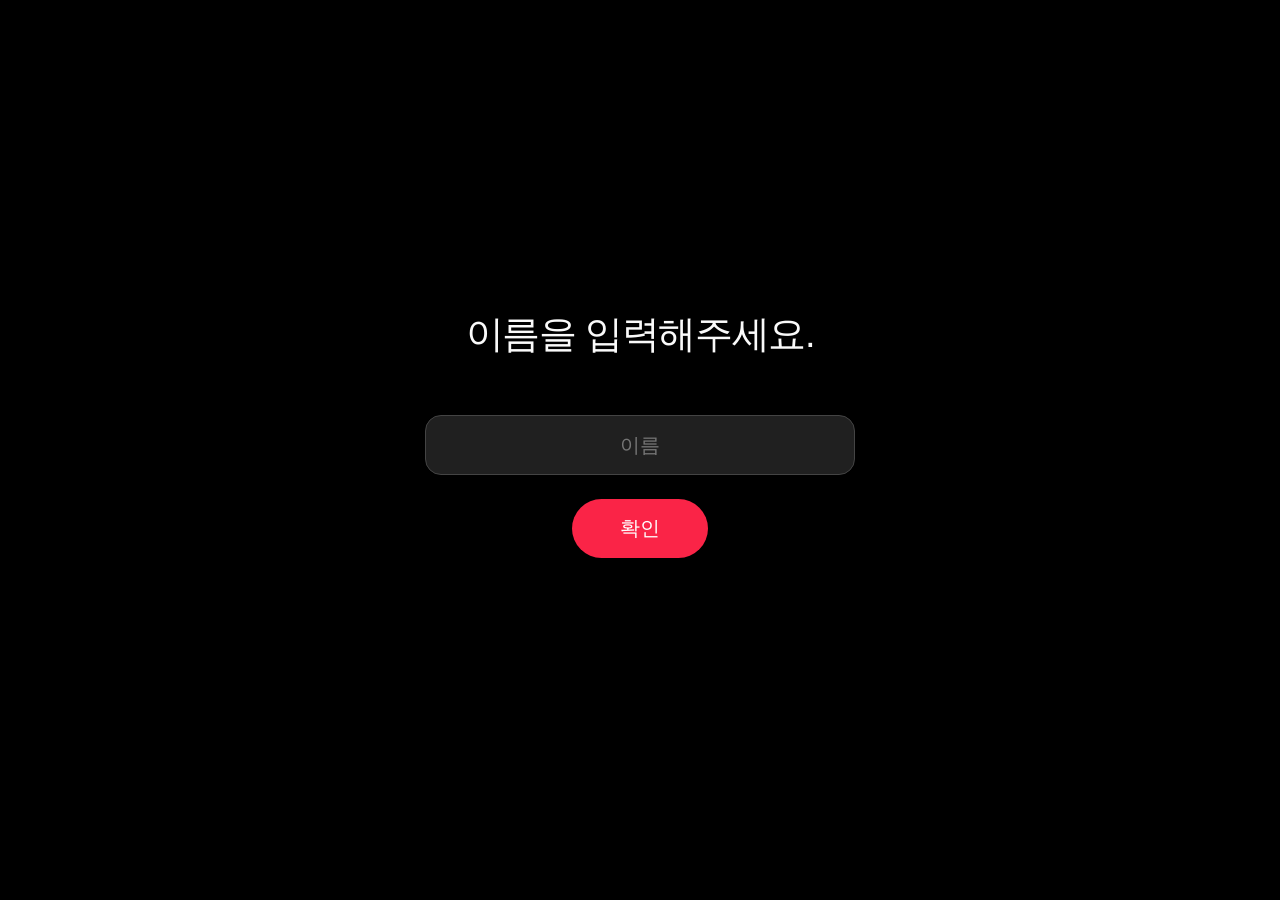
<file: index.html>
<!doctype html>
<html lang="ko">
<head>
<meta charset="UTF-8"><meta name="viewport" content="width=device-width, initial-scale=1, viewport-fit=cover"><meta name="theme-color" content="#000000">
<title>🌹</title>
<link rel="icon" type="image/svg+xml" href="data:image/svg+xml,%3Csvg xmlns='http://www.w3.org/2000/svg' viewBox='0 0 64 64'%3E%3Crect width='64' height='64' rx='16' fill='%23080808'/%3E%3Ctext x='32' y='46' text-anchor='middle' font-size='44'%3E%F0%9F%92%90%3C/text%3E%3C/svg%3E">
<style>
*{box-sizing:border-box}html{background:#000000}html,body{margin:0;width:100%;height:100vh;height:100dvh;min-height:100vh;min-height:100dvh;background:#000000;color:#fafafa}body{font-family:-apple-system,BlinkMacSystemFont,"Apple SD Gothic Neo","Noto Sans KR",sans-serif;overflow:hidden}body::before{content:'';position:fixed;inset:0;background:#000000;z-index:-1}button{font:inherit;cursor:pointer;-webkit-tap-highlight-color:transparent;touch-action:manipulation;border:0}button:focus-visible{outline:3px solid #fff;outline-offset:8px}main{min-height:100svh;display:grid;place-items:center;padding:24px}#question{width:100%;text-align:center;position:relative;top:-2vh}h1{font-size:clamp(26px,5.9vw,48px);font-weight:400;line-height:1.5;letter-spacing:-.035em;margin:0 0 58px;word-break:keep-all}.buttons{display:flex;align-items:center;justify-content:center;gap:clamp(22px,7vw,46px);min-height:68px}.choice{width:clamp(120px,33vw,180px);height:68px;border-radius:100px;font-size:25px;font-weight:600}#yes{background:linear-gradient(115deg,#ed3049,#ff1149);color:#fff;box-shadow:0 9px 45px #fa25452b;position:relative;z-index:2;transition:transform .28s cubic-bezier(.2,.8,.2,1),box-shadow .28s}#yes:hover{box-shadow:0 9px 55px #fa25455c}#no{background:#232323;color:#929292;z-index:4}#no.roaming{position:fixed;left:var(--x);top:var(--y);width:120px;height:60px;margin:0}#gift{display:none;text-align:center;width:min(600px,100%)}body.accepted #question{display:none}body.accepted #gift{display:block;animation:arrive .8s both}#gift h1{font-size:clamp(28px,6vw,42px);margin:14px 0 8px}#gift p{color:#c2aab0;font-size:17px;margin:0}.bouquet{display:block;width:min(82vw,440px);height:min(82vw,440px);object-fit:contain;margin:0 auto;filter:drop-shadow(0 0 45px #e7346215);animation:bloom 1.1s cubic-bezier(.2,.8,.2,1) both}.again{background:transparent;color:#99888d;border-bottom:1px solid #55434a;border-radius:0;padding:10px 2px;margin-top:32px;font-size:14px}canvas{position:fixed;inset:0;width:100%;height:100%;pointer-events:none;z-index:6}@keyframes arrive{from{opacity:0;transform:translateY(18px)}to{opacity:1;transform:translateY(0)}}@keyframes bloom{from{opacity:0;transform:scale(.45) rotate(-12deg)}to{opacity:1;transform:scale(1) rotate(0)}}@media(max-height:600px){h1{margin-bottom:28px}.bouquet{width:45svh;height:45svh}#question{top:0}.again{margin-top:12px}}@media(prefers-reduced-motion:reduce){*,*:before,*:after{animation:none!important;transition:none!important}}

body.accepted main{padding:0}#gift{position:relative;width:100%;height:100svh;overflow:hidden}#bouquet{position:absolute;bottom:5svh;left:50%;transform:translateX(-50%);width:min(100vw,560px,76svh);height:min(140vw,784px,90svh);padding:0;background:transparent;color:inherit}#flower-art{display:block;width:100%;height:100%;overflow:visible}#gift-title{position:absolute;bottom:10svh;left:0;right:0;color:#777;font-size:14px;margin:0;pointer-events:none}#gift .again{position:absolute;bottom:2svh;left:50%;transform:translateX(-50%);margin:0;color:#8c7a7e}.flower-bloom{transform-box:fill-box;transform-origin:center;animation:petal-open 2.6s cubic-bezier(.16,1,.3,1) both;animation-delay:var(--delay)}.flower-sway{transform-box:fill-box;transform-origin:50% 90%;animation:sway 4s ease-in-out infinite alternate;animation-delay:var(--delay)}@keyframes petal-open{from{transform:scale(.02) rotate(-45deg);opacity:0}to{transform:scale(1) rotate(0);opacity:1}}@keyframes sway{from{transform:rotate(-2deg)}to{transform:rotate(2deg)}}

#hearts{z-index:0}main{position:relative;z-index:1}

[hidden]{display:none!important}#name-screen{width:min(100%,430px);text-align:center;transform:translateY(-2vh)}#name-title{font-size:clamp(26px,6vw,38px);margin-bottom:36px}#name-form{display:flex;flex-direction:column;align-items:center;gap:16px}#recipient-name{width:100%;min-height:60px;border:1px solid #444;border-radius:16px;padding:16px 20px;font:inherit;font-size:20px;color:#fff;background:#202020;text-align:center;outline:none}#recipient-name:focus{border-color:#ff3153;box-shadow:0 0 0 3px #ff315322}#name-submit{margin-top:8px;padding:16px 48px;border-radius:40px;background:#fa2447;color:white;font-size:20px}#question-title{font-size:clamp(23px,5.7vw,40px);overflow-wrap:anywhere;line-height:1.65}#question-title:focus{outline:none}
</style>
</head>
<body>
<main>
<section id="name-screen" aria-labelledby="name-title"><form id="name-form"><h1 id="name-title"><label for="recipient-name">이름을 입력해주세요.</label></h1><input id="recipient-name" name="recipient" type="text" maxlength="30" autocomplete="given-name" required aria-label="이름" placeholder="이름"><button id="name-submit" type="submit">확인</button></form></section>
<section id="question" hidden aria-labelledby="question-title"><h1 id="question-title" tabindex="-1"><span id="recipient-greeting"></span><br>열어보시겠습니까?</h1><div class="buttons"><button id="yes" class="choice" type="button">Yes</button><button id="no" class="choice" type="button">No</button></div></section>
<section id="gift" aria-label="당신을 위한 꽃다발"><button id="bouquet" type="button" aria-label="꽃다발을 눌러 하트 폭죽 터뜨리기"><svg id="flower-art" viewBox="0 0 500 700" role="img" aria-labelledby="flower-title"><title id="flower-title">빨간 꽃들과 노란 꽃 한 송이가 피어나는 꽃다발</title><defs><linearGradient id="wrap"><stop stop-color="#191919"/><stop offset=".5" stop-color="#303030"/><stop offset="1" stop-color="#181818"/></linearGradient><radialGradient id="red"><stop stop-color="#ef1b38"/><stop offset=".5" stop-color="#b80723"/><stop offset="1" stop-color="#640914"/></radialGradient><radialGradient id="gold"><stop stop-color="#ffe784"/><stop offset=".6" stop-color="#eabd27"/><stop offset="1" stop-color="#ac8008"/></radialGradient></defs><path d="M113 367 Q250 340 392 365 Q366 490 251 662 Q153 512 113 367" fill="url(#wrap)"/><path d="M245 646 Q230 673 238 690 M255 646 Q267 675 258 690" fill="none" stroke="#b6a06a" stroke-width="1.6"/><g id="flowers"></g></svg></button><p id="gift-title" tabindex="-1">꽃을 클릭하세요</p></section>
</main><canvas id="hearts" aria-hidden="true"></canvas>
<script src="app.js"></script>
</body></html>
</file>
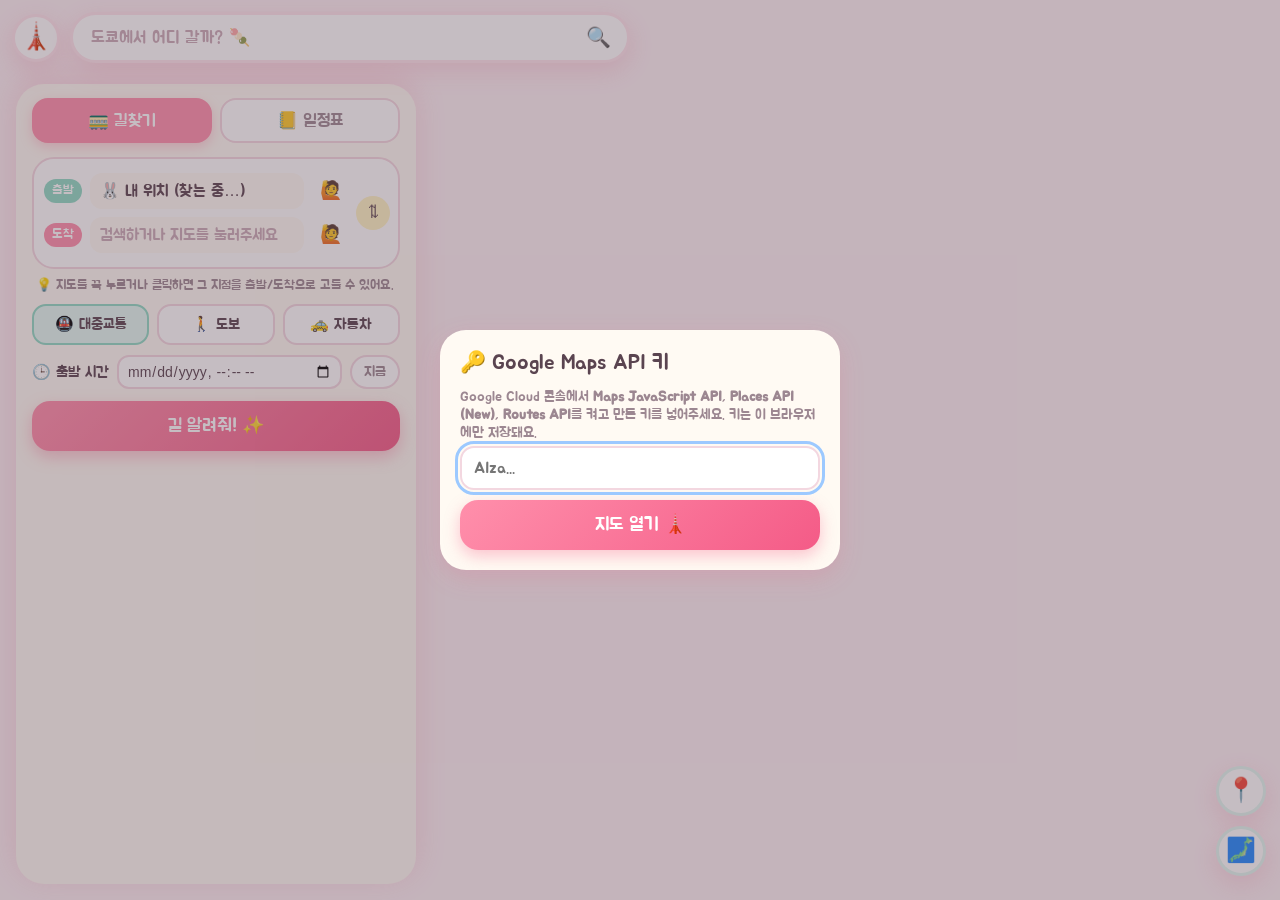
<file: tokyo/index.html>
<!doctype html>
<html lang="ko">
<head>
<meta charset="UTF-8">
<meta name="viewport" content="width=device-width, initial-scale=1, viewport-fit=cover">
<meta name="theme-color" content="#ffe4ec">
<title>도쿄 여행 지도</title>
<link rel="icon" type="image/svg+xml" href="data:image/svg+xml,%3Csvg xmlns='http://www.w3.org/2000/svg' viewBox='0 0 64 64'%3E%3Crect width='64' height='64' rx='18' fill='%23ffd6e2'/%3E%3Ctext x='32' y='45' text-anchor='middle' font-size='38'%3E%F0%9F%97%BC%3C/text%3E%3C/svg%3E">
<link rel="preconnect" href="https://fonts.googleapis.com">
<link rel="preconnect" href="https://fonts.gstatic.com" crossorigin>
<link href="https://fonts.googleapis.com/css2?family=Gaegu:wght@400;700&family=Jua&display=swap" rel="stylesheet">
<link rel="stylesheet" href="style.css">
</head>
<body>

<div id="map" aria-label="도쿄 지도"></div>

<!-- 상단 검색 -->
<header class="topbar">
  <div class="brand" aria-hidden="true">🗼</div>
  <form id="search-form" class="search" role="search" autocomplete="off">
    <input id="search-input" type="search" placeholder="도쿄에서 어디 갈까? 🍡" aria-label="장소 검색" aria-autocomplete="list" aria-controls="suggestions">
    <button type="submit" class="icon-btn" aria-label="검색">🔍</button>
    <ul id="suggestions" class="suggestions" role="listbox" hidden></ul>
  </form>
</header>

<!-- 지도 위 버튼 -->
<div class="fabs">
  <button id="locate-btn" class="fab" type="button" aria-label="내 위치로 이동" title="내 위치">📍</button>
  <button id="tokyo-btn" class="fab" type="button" aria-label="도쿄역으로 돌아가기" title="도쿄 중심">🗾</button>
</div>

<!-- 장소 카드 -->
<section id="place-card" class="place-card" hidden aria-live="polite">
  <button class="close-x" type="button" data-close="place-card" aria-label="닫기">✕</button>
  <h2 id="place-name"></h2>
  <p id="place-address" class="muted"></p>
  <div class="chip-row">
    <button id="set-origin" class="chip" type="button">🐣 여기서 출발</button>
    <button id="set-dest" class="chip" type="button">🏁 여기로 도착</button>
    <button id="add-to-day" class="chip pink" type="button">📒 일정에 추가</button>
  </div>
</section>

<!-- 하단 시트 -->
<section id="sheet" class="sheet" data-state="half">
  <button id="sheet-handle" class="sheet-handle" type="button" aria-label="패널 크기 바꾸기"><span></span></button>
  <nav class="tabs" role="tablist">
    <button class="tab active" role="tab" aria-selected="true" data-tab="route">🚃 길찾기</button>
    <button class="tab" role="tab" aria-selected="false" data-tab="plan">📒 일정표</button>
  </nav>

  <!-- 길찾기 -->
  <div id="tab-route" class="tab-body" role="tabpanel">
    <div class="route-inputs">
      <div class="route-field">
        <span class="dot start">출발</span>
        <button id="origin-field" class="field" type="button">📍 내 위치</button>
        <button id="origin-me" class="mini" type="button" title="내 위치로 설정" aria-label="출발지를 내 위치로">🙋</button>
      </div>
      <button id="swap-btn" class="swap" type="button" aria-label="출발지와 도착지 바꾸기">⇅</button>
      <div class="route-field">
        <span class="dot end">도착</span>
        <button id="dest-field" class="field empty" type="button">검색하거나 지도를 눌러주세요</button>
        <button id="dest-me" class="mini" type="button" title="내 위치로 설정" aria-label="도착지를 내 위치로">🙋</button>
      </div>
    </div>
    <p class="hint">💡 지도를 꾹 누르거나 클릭하면 그 지점을 출발/도착으로 고를 수 있어요.</p>
    <div class="modes" role="radiogroup" aria-label="이동 수단">
      <label><input type="radio" name="mode" value="TRANSIT" checked><span>🚇 대중교통</span></label>
      <label><input type="radio" name="mode" value="WALKING"><span>🚶 도보</span></label>
      <label><input type="radio" name="mode" value="DRIVING"><span>🚕 자동차</span></label>
    </div>
    <div class="when">
      <label for="depart-at">🕒 출발 시간</label>
      <input id="depart-at" type="datetime-local">
      <button id="depart-now" class="mini text" type="button">지금</button>
    </div>
    <button id="route-btn" class="big-btn" type="button">길 알려줘! ✨</button>
    <div id="route-result" class="route-result"></div>
  </div>

  <!-- 일정표 -->
  <div id="tab-plan" class="tab-body" role="tabpanel" hidden>
    <div class="day-tabs" id="day-tabs"></div>
    <div class="day-head">
      <input id="day-title" class="day-title" aria-label="일정 이름" maxlength="30">
      <button id="day-delete" class="mini text danger" type="button">이 날 삭제</button>
    </div>
    <div class="modes small" role="radiogroup" aria-label="일정 이동 수단">
      <label><input type="radio" name="plan-mode" value="TRANSIT" checked><span>🚇</span></label>
      <label><input type="radio" name="plan-mode" value="WALKING"><span>🚶</span></label>
      <label><input type="radio" name="plan-mode" value="DRIVING"><span>🚕</span></label>
      <button id="plan-route-btn" class="chip pink" type="button">🗺️ 하루 동선 보기</button>
    </div>
    <ol id="day-list" class="day-list"></ol>
    <p id="day-empty" class="empty-note">아직 일정이 없어요 🐾<br>장소를 검색해서 <b>📒 일정에 추가</b>를 눌러보세요!</p>
    <div id="day-summary" class="day-summary"></div>
    <div class="plan-tools">
      <button id="export-btn" class="mini text" type="button">💾 내보내기</button>
      <label class="mini text file-label">📂 불러오기<input id="import-input" type="file" accept="application/json,.json" hidden></label>
      <button id="key-btn" class="mini text" type="button">🔑 API 키 변경</button>
    </div>
  </div>
</section>


<!-- 일정 추가 다이얼로그 -->
<dialog id="day-picker" class="dialog">
  <form method="dialog">
    <h3>어느 날에 넣을까요? 🗓️</h3>
    <div id="day-picker-list" class="day-picker-list"></div>
    <label class="memo-label">🕒 시간 (선택)<input id="add-time" type="time"></label>
    <label class="memo-label">📝 메모 (선택)<input id="add-memo" maxlength="80" placeholder="예) 라멘 먹기!"></label>
    <div class="dialog-actions">
      <button value="cancel" class="mini text">취소</button>
    </div>
  </form>
</dialog>

<!-- API 키 입력 -->
<dialog id="key-dialog" class="dialog">
  <form id="key-form" method="dialog">
    <h3>🔑 Google Maps API 키</h3>
    <p class="muted small">Google Cloud 콘솔에서 <b>Maps JavaScript API</b>, <b>Places API (New)</b>, <b>Routes API</b>를 켜고 만든 키를 넣어주세요. 키는 이 브라우저에만 저장돼요.</p>
    <input id="key-input" placeholder="AIza..." autocomplete="off" spellcheck="false" required>
    <div class="dialog-actions">
      <button id="key-save" value="save" class="big-btn">지도 열기 🗼</button>
    </div>
  </form>
</dialog>

<div id="toast" class="toast" role="status" hidden></div>

<script src="config.js"></script>
<script src="app.js"></script>
</body>
</html>
</file>
<file: tokyo/style.css>
:root{
  --pink:#ff8fab;--pink-deep:#f45b87;--pink-soft:#ffe4ec;
  --mint:#8fd9c4;--mint-soft:#e1f7f0;--sky:#9cc9ff;--butter:#fff3c4;
  --cream:#fffaf3;--ink:#5a4450;--muted:#9c8791;--line:#f3d7e0;
  --shadow:0 8px 24px rgba(244,91,135,.18);
  --radius:22px;
  --font:"Jua","Gaegu",-apple-system,BlinkMacSystemFont,"Apple SD Gothic Neo","Noto Sans KR",sans-serif;
}
*{box-sizing:border-box}
html,body{margin:0;height:100%;background:var(--cream);color:var(--ink);font-family:var(--font);overflow:hidden}
button,input{font:inherit;color:inherit}
button{cursor:pointer;border:0;background:none;-webkit-tap-highlight-color:transparent}
button:focus-visible,input:focus-visible{outline:3px solid var(--sky);outline-offset:2px}
[hidden]{display:none!important}
#map{position:fixed;inset:0;background:#fdf0f4}

/* ---------- top bar ---------- */
.topbar{position:fixed;top:max(12px,env(safe-area-inset-top));left:12px;right:12px;display:flex;gap:10px;align-items:center;z-index:30;pointer-events:none}
.topbar>*{pointer-events:auto}
.brand{width:48px;height:48px;flex:none;border-radius:50%;background:#fff;display:grid;place-items:center;font-size:26px;box-shadow:var(--shadow);border:3px solid var(--pink-soft)}
.search{position:relative;flex:1;min-width:0;display:flex;background:#fff;border-radius:999px;box-shadow:var(--shadow);border:3px solid var(--pink-soft);max-width:560px}
.search input{flex:1;min-width:0;border:0;background:transparent;padding:12px 6px 12px 18px;font-size:17px;outline:none}
.search input::placeholder{color:#c9aab6}
.icon-btn{padding:0 16px;font-size:20px}
.suggestions{position:absolute;top:calc(100% + 8px);left:0;right:0;margin:0;padding:6px;list-style:none;background:#fff;border-radius:18px;box-shadow:var(--shadow);max-height:55vh;overflow:auto;border:2px solid var(--pink-soft)}
.suggestions li{padding:10px 12px;border-radius:12px;cursor:pointer;display:flex;gap:10px;align-items:flex-start}
.suggestions li[aria-selected=true],.suggestions li:hover{background:var(--pink-soft)}
.suggestions .s-main{display:block;font-size:16px}
.suggestions .s-sub{display:block;font-size:13px;color:var(--muted);font-family:-apple-system,"Noto Sans KR",sans-serif}

/* ---------- fabs ---------- */
.fabs{position:fixed;right:14px;bottom:calc(46vh + 14px);display:flex;flex-direction:column;gap:10px;z-index:15;transition:bottom .3s}
.fab{width:50px;height:50px;border-radius:50%;background:#fff;box-shadow:var(--shadow);font-size:24px;border:3px solid var(--mint-soft);transition:transform .15s}
.fab:active{transform:scale(.9)}
.fab.tracking{border-color:var(--mint);animation:wiggle 1.8s ease-in-out infinite}

/* ---------- place card ---------- */
.place-card{position:fixed;left:12px;right:12px;top:calc(max(12px,env(safe-area-inset-top)) + 62px);z-index:18;background:#fff;border-radius:var(--radius);padding:14px 16px;box-shadow:var(--shadow);border:3px solid var(--butter);max-width:560px;margin-left:58px;animation:pop .25s ease-out}
.place-card h2{margin:0 26px 4px 0;font-size:20px;font-weight:400}
.muted{color:var(--muted);margin:0}
.small{font-size:14px}
.close-x{position:absolute;top:8px;right:10px;width:30px;height:30px;border-radius:50%;color:var(--muted)}
.chip-row{display:flex;flex-wrap:wrap;gap:8px;margin-top:10px}
.chip{padding:8px 12px;border-radius:999px;background:var(--mint-soft);font-size:15px;transition:transform .12s}
.chip:active{transform:scale(.95)}
.chip.pink{background:var(--pink-soft)}

/* ---------- bottom sheet ---------- */
.sheet{position:fixed;left:0;right:0;bottom:0;z-index:25;background:var(--cream);border-radius:28px 28px 0 0;box-shadow:0 -6px 30px rgba(244,91,135,.18);height:46vh;display:flex;flex-direction:column;transition:height .3s cubic-bezier(.2,.8,.2,1);padding-bottom:env(safe-area-inset-bottom)}
.sheet[data-state=min]{height:118px}
.sheet[data-state=full]{height:88vh}
body:has(.sheet[data-state=min]) .fabs{bottom:132px}
body:has(.sheet[data-state=full]) .fabs{bottom:calc(88vh + 14px)}
.sheet-handle{display:block;width:100%;padding:10px 0 4px;flex:none}
.sheet-handle span{display:block;margin:auto;width:52px;height:6px;border-radius:9px;background:var(--line)}
.tabs{display:flex;gap:8px;padding:0 16px 10px;flex:none}
.tab{flex:1;padding:10px;border-radius:16px;background:#fff;font-size:17px;border:2px solid var(--line);color:var(--muted)}
.tab.active{background:var(--pink);border-color:var(--pink);color:#fff;box-shadow:0 4px 12px rgba(255,143,171,.4)}
.tab-body{flex:1;overflow-y:auto;padding:4px 16px 24px;overscroll-behavior:contain}

/* ---------- route tab ---------- */
.route-inputs{position:relative;background:#fff;border-radius:var(--radius);padding:10px 48px 10px 10px;border:2px solid var(--line)}
.route-field{display:flex;align-items:center;gap:8px;padding:4px 0}
.dot{flex:none;font-size:13px;padding:4px 8px;border-radius:999px;color:#fff}
.dot.start{background:var(--mint)}
.dot.end{background:var(--pink)}
.field{flex:1;min-width:0;text-align:left;padding:8px 10px;border-radius:12px;background:var(--cream);font-size:16px;white-space:nowrap;overflow:hidden;text-overflow:ellipsis}
.field.empty{color:#c9aab6}
.field.active{outline:3px solid var(--butter)}
.mini{flex:none;padding:6px 8px;border-radius:12px;font-size:18px}
.mini.text{font-size:14px;color:var(--muted);background:#fff;border:2px solid var(--line);padding:6px 12px;border-radius:999px}
.mini.danger{color:#e0607e}
.swap{position:absolute;right:8px;top:50%;transform:translateY(-50%);width:34px;height:34px;border-radius:50%;background:var(--butter);font-size:18px}
.hint{font-size:13px;color:var(--muted);margin:8px 4px}
.modes{display:flex;gap:8px;flex-wrap:wrap;margin:10px 0}
.modes label{flex:1;min-width:80px}
.modes.small label{flex:none;min-width:0}
.modes input{position:absolute;opacity:0;pointer-events:none}
.modes span{display:block;text-align:center;padding:9px 10px;border-radius:14px;background:#fff;border:2px solid var(--line);cursor:pointer;font-size:15px}
.modes input:checked+span{background:var(--mint-soft);border-color:var(--mint)}
.modes input:focus-visible+span{outline:3px solid var(--sky)}
.modes .chip{margin-left:auto}
.when{display:flex;align-items:center;gap:8px;margin-bottom:12px;font-size:15px}
.when input{flex:1;min-width:0;border:2px solid var(--line);border-radius:12px;padding:6px 8px;background:#fff;font-family:-apple-system,"Noto Sans KR",sans-serif;font-size:14px}
.big-btn{display:block;width:100%;padding:13px;border-radius:18px;background:linear-gradient(135deg,var(--pink),var(--pink-deep));color:#fff;font-size:18px;box-shadow:0 6px 16px rgba(244,91,135,.35);transition:transform .12s}
.big-btn:active{transform:scale(.97)}
.big-btn:disabled{opacity:.6}

.route-result{margin-top:14px}
.summary{display:flex;align-items:baseline;gap:10px;flex-wrap:wrap;background:#fff;border-radius:var(--radius);padding:14px 16px;border:3px solid var(--mint-soft);margin-bottom:10px}
.summary .big{font-size:28px;color:var(--pink-deep)}
.summary .sub{color:var(--muted);font-size:15px}
.summary .times{width:100%;font-size:14px;color:var(--muted)}
.steps{list-style:none;margin:0;padding:0;position:relative}
.steps li{position:relative;display:flex;gap:10px;padding:10px 0 10px 4px;border-bottom:1px dashed var(--line);font-family:-apple-system,"Noto Sans KR",sans-serif;font-size:14px;line-height:1.45}
.steps .ico{flex:none;width:32px;height:32px;border-radius:50%;display:grid;place-items:center;background:#fff;border:2px solid var(--line);font-size:16px}
.steps .body{flex:1;min-width:0}
.steps .meta{color:var(--muted);font-size:12.5px}
.line-badge{display:inline-block;padding:2px 8px;border-radius:8px;color:#fff;font-size:13px;margin-right:4px;font-family:var(--font)}
.alt-routes{display:flex;gap:6px;flex-wrap:wrap;margin:-4px 0 10px}
.alt-routes button{padding:6px 10px;border-radius:999px;border:2px solid var(--line);background:#fff;font-size:14px}
.alt-routes button.on{border-color:var(--pink);background:var(--pink-soft)}
.error-note,.empty-note{text-align:center;color:var(--muted);padding:18px 8px;line-height:1.6}
.error-note{background:#fff;border-radius:var(--radius);border:2px dashed var(--pink)}
.loading{text-align:center;padding:16px;font-size:26px;animation:bounce .8s ease-in-out infinite alternate}

/* ---------- plan tab ---------- */
.day-tabs{display:flex;gap:8px;overflow-x:auto;padding-bottom:6px;scrollbar-width:none}
.day-tabs::-webkit-scrollbar{display:none}
.day-tabs button{flex:none;padding:8px 14px;border-radius:999px;background:#fff;border:2px solid var(--line);font-size:15px;white-space:nowrap}
.day-tabs button.on{background:var(--butter);border-color:#f5d86a}
.day-tabs .add-day{color:var(--pink-deep);border-style:dashed}
.day-head{display:flex;align-items:center;gap:8px;margin:8px 0}
.day-title{flex:1;min-width:0;border:0;background:transparent;font-size:22px;color:var(--ink);padding:4px 2px;border-bottom:2px dashed transparent}
.day-title:focus{outline:none;border-bottom-color:var(--pink)}
.day-list{list-style:none;margin:0;padding:0}
.day-item{background:#fff;border-radius:18px;border:2px solid var(--line);padding:10px 12px;display:flex;gap:10px;align-items:flex-start}
.day-item .num{flex:none;width:30px;height:30px;border-radius:50%;background:var(--pink);color:#fff;display:grid;place-items:center;font-size:15px}
.day-item .info{flex:1;min-width:0;cursor:pointer}
.day-item .nm{font-size:17px;overflow:hidden;text-overflow:ellipsis;white-space:nowrap}
.day-item .ad{font-size:12.5px;color:var(--muted);font-family:-apple-system,"Noto Sans KR",sans-serif;overflow:hidden;text-overflow:ellipsis;white-space:nowrap}
.day-item .memo{font-size:14px;color:var(--ink);margin-top:2px}
.day-item .tm{display:inline-block;background:var(--mint-soft);border-radius:8px;padding:0 6px;margin-right:4px;font-size:13px}
.day-item .ops{display:grid;grid-template-columns:repeat(2,28px);gap:2px}
.day-item .ops button{font-size:13px;width:28px;height:24px;border-radius:8px;color:var(--muted)}
.day-item .ops button:hover{background:var(--pink-soft)}
.leg{margin:2px 0 2px 26px;padding:6px 10px 6px 16px;border-left:3px dotted var(--pink);font-size:13.5px;color:var(--muted);min-height:26px}
.leg b{color:var(--pink-deep);font-weight:400}
.leg button{font-size:13px;color:var(--sky);text-decoration:underline}
.day-summary{margin-top:10px;text-align:center;color:var(--ink);font-size:16px}
.plan-tools{display:flex;gap:8px;flex-wrap:wrap;justify-content:center;margin-top:18px}
.file-label{cursor:pointer}

/* ---------- dialog / toast ---------- */
.dialog{border:0;border-radius:26px;padding:20px;background:var(--cream);color:var(--ink);box-shadow:var(--shadow);width:min(92vw,400px);font-family:var(--font)}
.dialog::backdrop{background:rgba(90,68,80,.35)}
.dialog h3{margin:0 0 12px;font-weight:400;font-size:21px}
.dialog input{width:100%;border:2px solid var(--line);border-radius:14px;padding:10px 12px;background:#fff;font-size:16px;margin-top:4px}
.day-picker-list{display:flex;flex-direction:column;gap:6px;margin-bottom:12px}
.day-picker-list button{padding:11px;border-radius:14px;background:#fff;border:2px solid var(--line);font-size:17px;text-align:left}
.day-picker-list button:hover{border-color:var(--pink);background:var(--pink-soft)}
.day-picker-list .new{border-style:dashed;color:var(--pink-deep)}
.memo-label{display:block;font-size:14px;color:var(--muted);margin-bottom:10px}
.dialog-actions{display:flex;justify-content:flex-end;gap:8px;margin-top:10px}
#key-form .dialog-actions{display:block}
.toast{position:fixed;left:50%;top:calc(max(12px,env(safe-area-inset-top)) + 64px);transform:translateX(-50%);z-index:50;background:var(--ink);color:#fff;padding:10px 18px;border-radius:999px;font-size:15px;box-shadow:var(--shadow);max-width:90vw;text-align:center}

/* ---------- html markers ---------- */
.hm{position:absolute;transform:translate(-50%,-100%);cursor:pointer;user-select:none;-webkit-user-select:none}
.hm .pin{display:grid;place-items:center;width:42px;height:42px;border-radius:50% 50% 50% 0;transform:rotate(-45deg);background:#fff;border:3px solid var(--pink);box-shadow:0 4px 10px rgba(244,91,135,.35)}
.hm .pin>span{transform:rotate(45deg);font-size:20px;line-height:1;font-family:var(--font);color:var(--pink-deep)}
.hm.origin .pin{border-color:var(--mint)}
.hm.num .pin{background:var(--pink);border-color:#fff}
.hm.num .pin>span{color:#fff;font-size:17px}
.hm .label{position:absolute;left:50%;top:calc(100% + 2px);transform:translateX(-50%);white-space:nowrap;background:#fff;padding:1px 8px;border-radius:999px;font-size:12px;box-shadow:0 2px 6px rgba(0,0,0,.12);max-width:160px;overflow:hidden;text-overflow:ellipsis}
.hm.drop{animation:drop .45s cubic-bezier(.2,1.4,.4,1)}
.me{position:absolute;transform:translate(-50%,-50%);pointer-events:none}
.me .core{position:relative;width:34px;height:34px;border-radius:50%;background:#fff;border:3px solid var(--sky);display:grid;place-items:center;font-size:19px;box-shadow:0 3px 10px rgba(80,140,230,.4);z-index:1}
.me .ring{position:absolute;left:50%;top:50%;width:34px;height:34px;margin:-17px 0 0 -17px;border-radius:50%;background:rgba(156,201,255,.45);animation:ripple 2s ease-out infinite}

@keyframes pop{from{transform:scale(.9);opacity:0}to{transform:scale(1);opacity:1}}
@keyframes drop{from{transform:translate(-50%,-160%);opacity:0}to{transform:translate(-50%,-100%);opacity:1}}
@keyframes ripple{from{transform:scale(1);opacity:.9}to{transform:scale(3.2);opacity:0}}
@keyframes wiggle{0%,100%{transform:rotate(0)}25%{transform:rotate(-8deg)}75%{transform:rotate(8deg)}}
@keyframes bounce{from{transform:translateY(0)}to{transform:translateY(-8px)}}

/* ---------- desktop: side panel ---------- */
@media (min-width:900px){
  .sheet,.sheet[data-state]{left:16px;right:auto;top:84px;bottom:16px;width:400px;height:auto;border-radius:28px}
  .sheet-handle{display:none}
  .tabs{padding-top:14px}
  .fabs,body:has(.sheet[data-state]) .fabs{bottom:24px}
  .place-card{left:430px;margin-left:0;max-width:420px;top:84px}
  .topbar{right:auto;width:min(620px,calc(100vw - 24px))}
}
@media (prefers-reduced-motion:reduce){*,*::before,*::after{animation:none!important;transition:none!important}}
</file>
